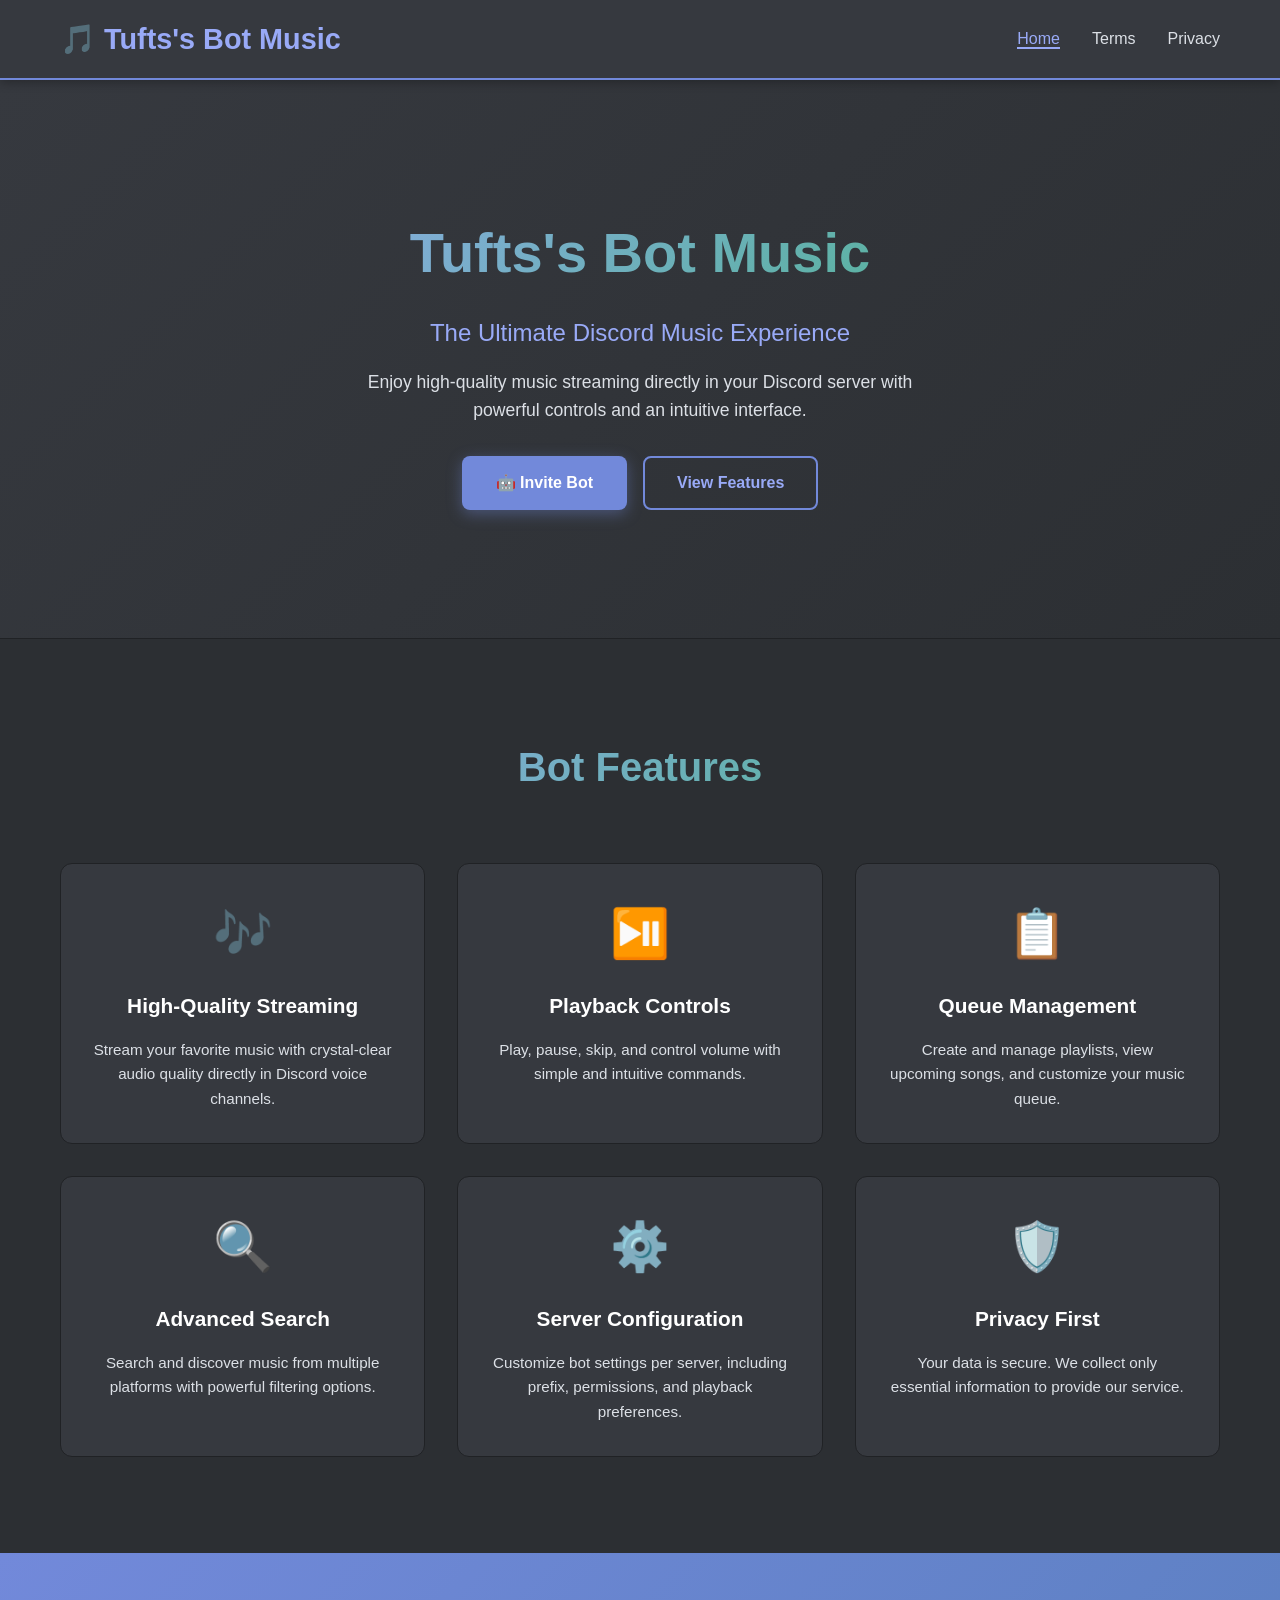
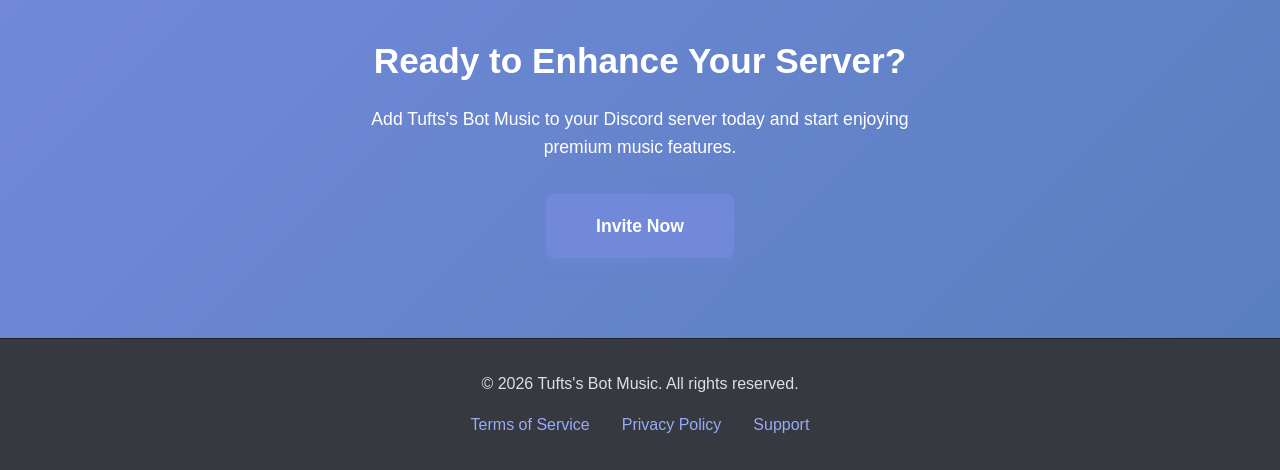
<file: index.html>
<!DOCTYPE html>
<html lang="en">
<head>
    <meta charset="UTF-8">
    <meta name="viewport" content="width=device-width, initial-scale=1.0">
    <title>Tufts's Bot Music - Discord Music Bot</title>
    <link rel="stylesheet" href="styles.css">
</head>
<body>
    <nav class="navbar">
        <div class="container">
            <div class="nav-brand">🎵 Tufts's Bot Music</div>
            <ul class="nav-links">
                <li><a href="index.html" class="active">Home</a></li>
                <li><a href="terms-and-services.html">Terms</a></li>
                <li><a href="privacy.html">Privacy</a></li>
            </ul>
        </div>
    </nav>

    <header class="hero">
        <div class="container">
            <h1>Tufts's Bot Music</h1>
            <p class="subtitle">The Ultimate Discord Music Experience</p>
            <p class="description">Enjoy high-quality music streaming directly in your Discord server with powerful controls and an intuitive interface.</p>
            <div class="hero-buttons">
                <a href="https://discord.com/oauth2/authorize?client_id=1475157517645643997&permissions=3230720&response_type=code&redirect_uri=https%3A%2F%2Fparlockgy.github.io%2FTuftsBotMusic%2F&integration_type=0&scope=bot+applications.commands" class="btn btn-primary">🤖 Invite Bot</a>
                <a href="#features" class="btn btn-secondary">View Features</a>
            </div>
        </div>
    </header>

    <section id="features" class="features">
        <div class="container">
            <h2>Bot Features</h2>
            <div class="features-grid">
                <div class="feature-card">
                    <div class="feature-icon">🎶</div>
                    <h3>High-Quality Streaming</h3>
                    <p>Stream your favorite music with crystal-clear audio quality directly in Discord voice channels.</p>
                </div>
                <div class="feature-card">
                    <div class="feature-icon">⏯️</div>
                    <h3>Playback Controls</h3>
                    <p>Play, pause, skip, and control volume with simple and intuitive commands.</p>
                </div>
                <div class="feature-card">
                    <div class="feature-icon">📋</div>
                    <h3>Queue Management</h3>
                    <p>Create and manage playlists, view upcoming songs, and customize your music queue.</p>
                </div>
                <div class="feature-card">
                    <div class="feature-icon">🔍</div>
                    <h3>Advanced Search</h3>
                    <p>Search and discover music from multiple platforms with powerful filtering options.</p>
                </div>
                <div class="feature-card">
                    <div class="feature-icon">⚙️</div>
                    <h3>Server Configuration</h3>
                    <p>Customize bot settings per server, including prefix, permissions, and playback preferences.</p>
                </div>
                <div class="feature-card">
                    <div class="feature-icon">🛡️</div>
                    <h3>Privacy First</h3>
                    <p>Your data is secure. We collect only essential information to provide our service.</p>
                </div>
            </div>
        </div>
    </section>

    <section class="cta-section">
        <div class="container">
            <h2>Ready to Enhance Your Server?</h2>
            <p>Add Tufts's Bot Music to your Discord server today and start enjoying premium music features.</p>
            <a href="https://discord.com/oauth2/authorize?client_id=1475157517645643997&permissions=3230720&response_type=code&redirect_uri=https%3A%2F%2Fparlockgy.github.io%2FTuftsBotMusic%2F&integration_type=0&scope=bot+applications.commands" class="btn btn-primary btn-large">Invite Now</a>
        </div>
    </section>

    <footer class="footer">
        <div class="container">
            <p>&copy; 2026 Tufts's Bot Music. All rights reserved.</p>
            <div class="footer-links">
                <a href="terms-and-services.html">Terms of Service</a>
                <a href="privacy.html">Privacy Policy</a>
                <a href="https://discord.gg/YOUR_SUPPORT_SERVER">Support</a>
            </div>
        </div>
    </footer>
</body>
</html>
</file>
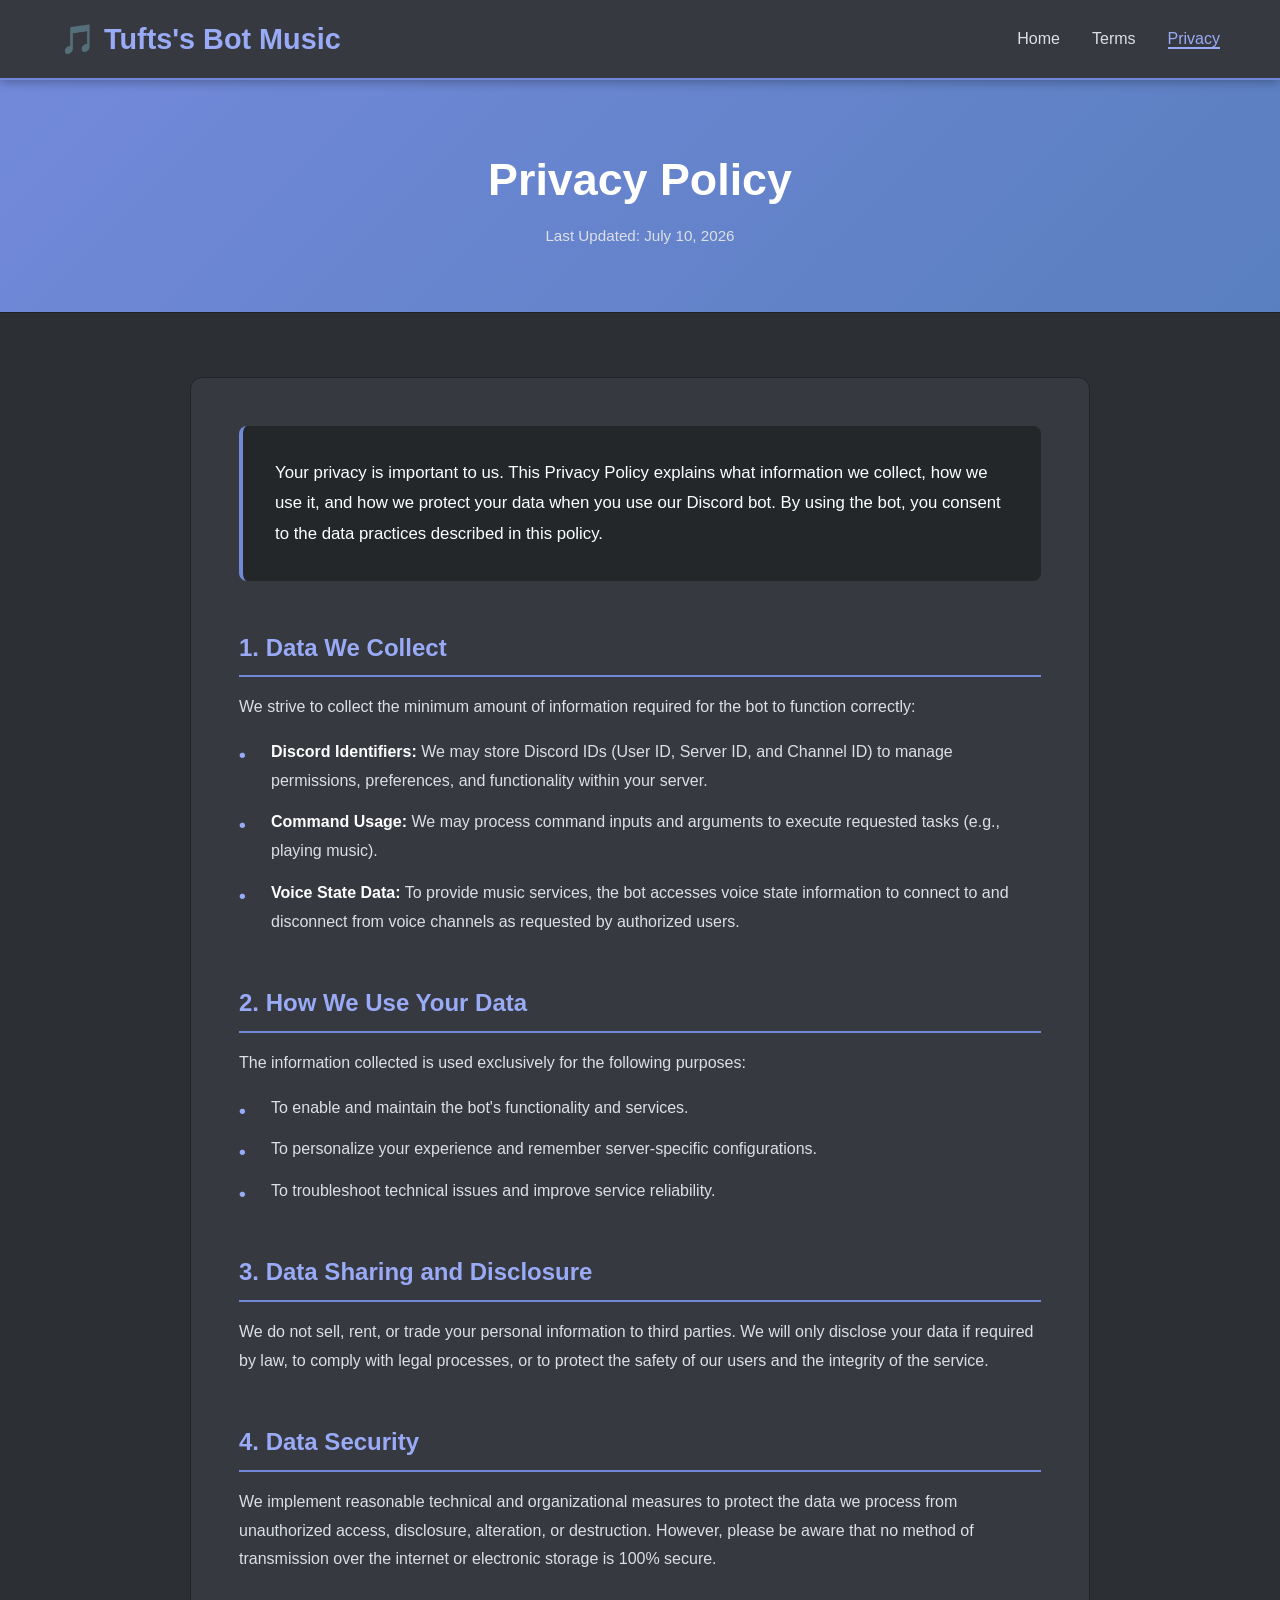
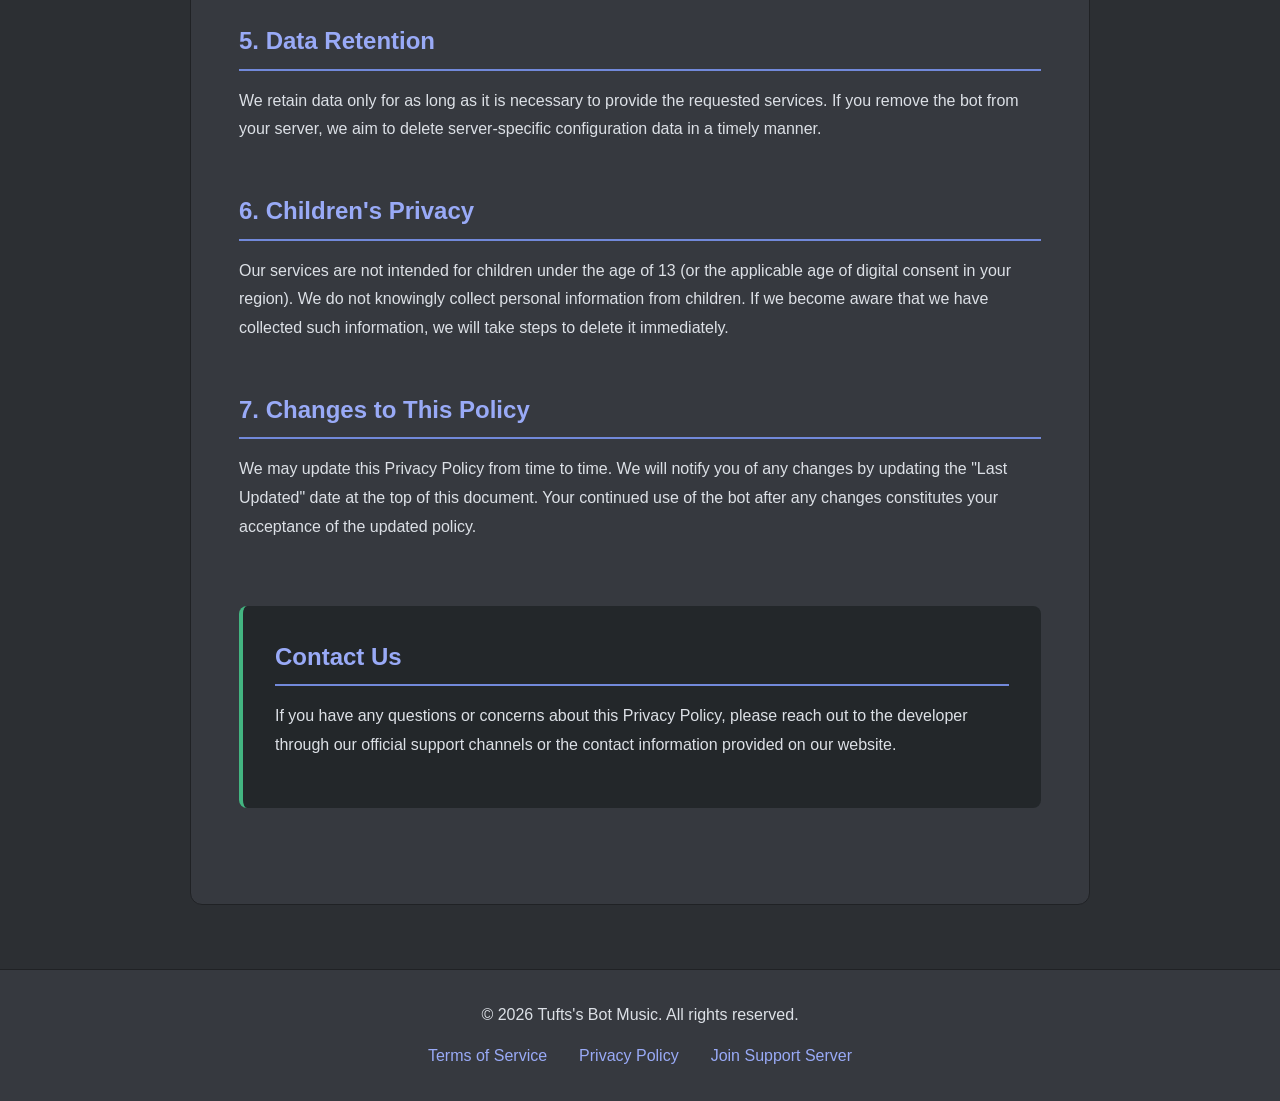
<file: privacy.html>
<!DOCTYPE html>
<html lang="en">
<head>
    <meta charset="UTF-8">
    <meta name="viewport" content="width=device-width, initial-scale=1.0">
    <title>Privacy Policy - Tufts's Bot Music</title>
    <link rel="stylesheet" href="styles.css">
    <link rel="stylesheet" href="policy-styles.css">
</head>
<body>
    <nav class="navbar">
        <div class="container">
            <div class="nav-brand">🎵 Tufts's Bot Music</div>
            <ul class="nav-links">
                <li><a href="index.html">Home</a></li>
                <li><a href="terms-and-services.html">Terms</a></li>
                <li><a href="privacy.html" class="active">Privacy</a></li>
            </ul>
        </div>
    </nav>

    <section class="policy-hero">
        <div class="container">
            <h1>Privacy Policy</h1>
            <p class="last-updated">Last Updated: July 10, 2026</p>
        </div>
    </section>

    <section class="policy-content">
        <div class="container">
            <div class="policy-body">
                <div class="policy-intro">
                    <p>Your privacy is important to us. This Privacy Policy explains what information we collect, how we use it, and how we protect your data when you use our Discord bot. By using the bot, you consent to the data practices described in this policy.</p>
                </div>

                <div class="policy-section">
                    <h2>1. Data We Collect</h2>
                    <p>We strive to collect the minimum amount of information required for the bot to function correctly:</p>
                    <ul class="policy-list">
                        <li><strong>Discord Identifiers:</strong> We may store Discord IDs (User ID, Server ID, and Channel ID) to manage permissions, preferences, and functionality within your server.</li>
                        <li><strong>Command Usage:</strong> We may process command inputs and arguments to execute requested tasks (e.g., playing music).</li>
                        <li><strong>Voice State Data:</strong> To provide music services, the bot accesses voice state information to connect to and disconnect from voice channels as requested by authorized users.</li>
                    </ul>
                </div>

                <div class="policy-section">
                    <h2>2. How We Use Your Data</h2>
                    <p>The information collected is used exclusively for the following purposes:</p>
                    <ul class="policy-list">
                        <li>To enable and maintain the bot's functionality and services.</li>
                        <li>To personalize your experience and remember server-specific configurations.</li>
                        <li>To troubleshoot technical issues and improve service reliability.</li>
                    </ul>
                </div>

                <div class="policy-section">
                    <h2>3. Data Sharing and Disclosure</h2>
                    <p>We do not sell, rent, or trade your personal information to third parties. We will only disclose your data if required by law, to comply with legal processes, or to protect the safety of our users and the integrity of the service.</p>
                </div>

                <div class="policy-section">
                    <h2>4. Data Security</h2>
                    <p>We implement reasonable technical and organizational measures to protect the data we process from unauthorized access, disclosure, alteration, or destruction. However, please be aware that no method of transmission over the internet or electronic storage is 100% secure.</p>
                </div>

                <div class="policy-section">
                    <h2>5. Data Retention</h2>
                    <p>We retain data only for as long as it is necessary to provide the requested services. If you remove the bot from your server, we aim to delete server-specific configuration data in a timely manner.</p>
                </div>

                <div class="policy-section">
                    <h2>6. Children's Privacy</h2>
                    <p>Our services are not intended for children under the age of 13 (or the applicable age of digital consent in your region). We do not knowingly collect personal information from children. If we become aware that we have collected such information, we will take steps to delete it immediately.</p>
                </div>

                <div class="policy-section">
                    <h2>7. Changes to This Policy</h2>
                    <p>We may update this Privacy Policy from time to time. We will notify you of any changes by updating the "Last Updated" date at the top of this document. Your continued use of the bot after any changes constitutes your acceptance of the updated policy.</p>
                </div>

                <div class="policy-section policy-contact">
                    <h2>Contact Us</h2>
                    <p>If you have any questions or concerns about this Privacy Policy, please reach out to the developer through our official support channels or the contact information provided on our website.</p>
                </div>
            </div>
        </div>
    </section>

    <footer class="footer">
        <div class="container">
            <p>&copy; 2026 Tufts's Bot Music. All rights reserved.</p>
            <div class="footer-links">
                <a href="terms-and-services.html">Terms of Service</a>
                <a href="privacy.html">Privacy Policy</a>
                <a href="https://discord.com/oauth2/authorize?client_id=1475157517645643997&permissions=37799936&scope=bot+identify+messages.read+voice+applications.commands">Join Support Server</a>
            </div>
        </div>
    </footer>
</body>
</html>
</file>
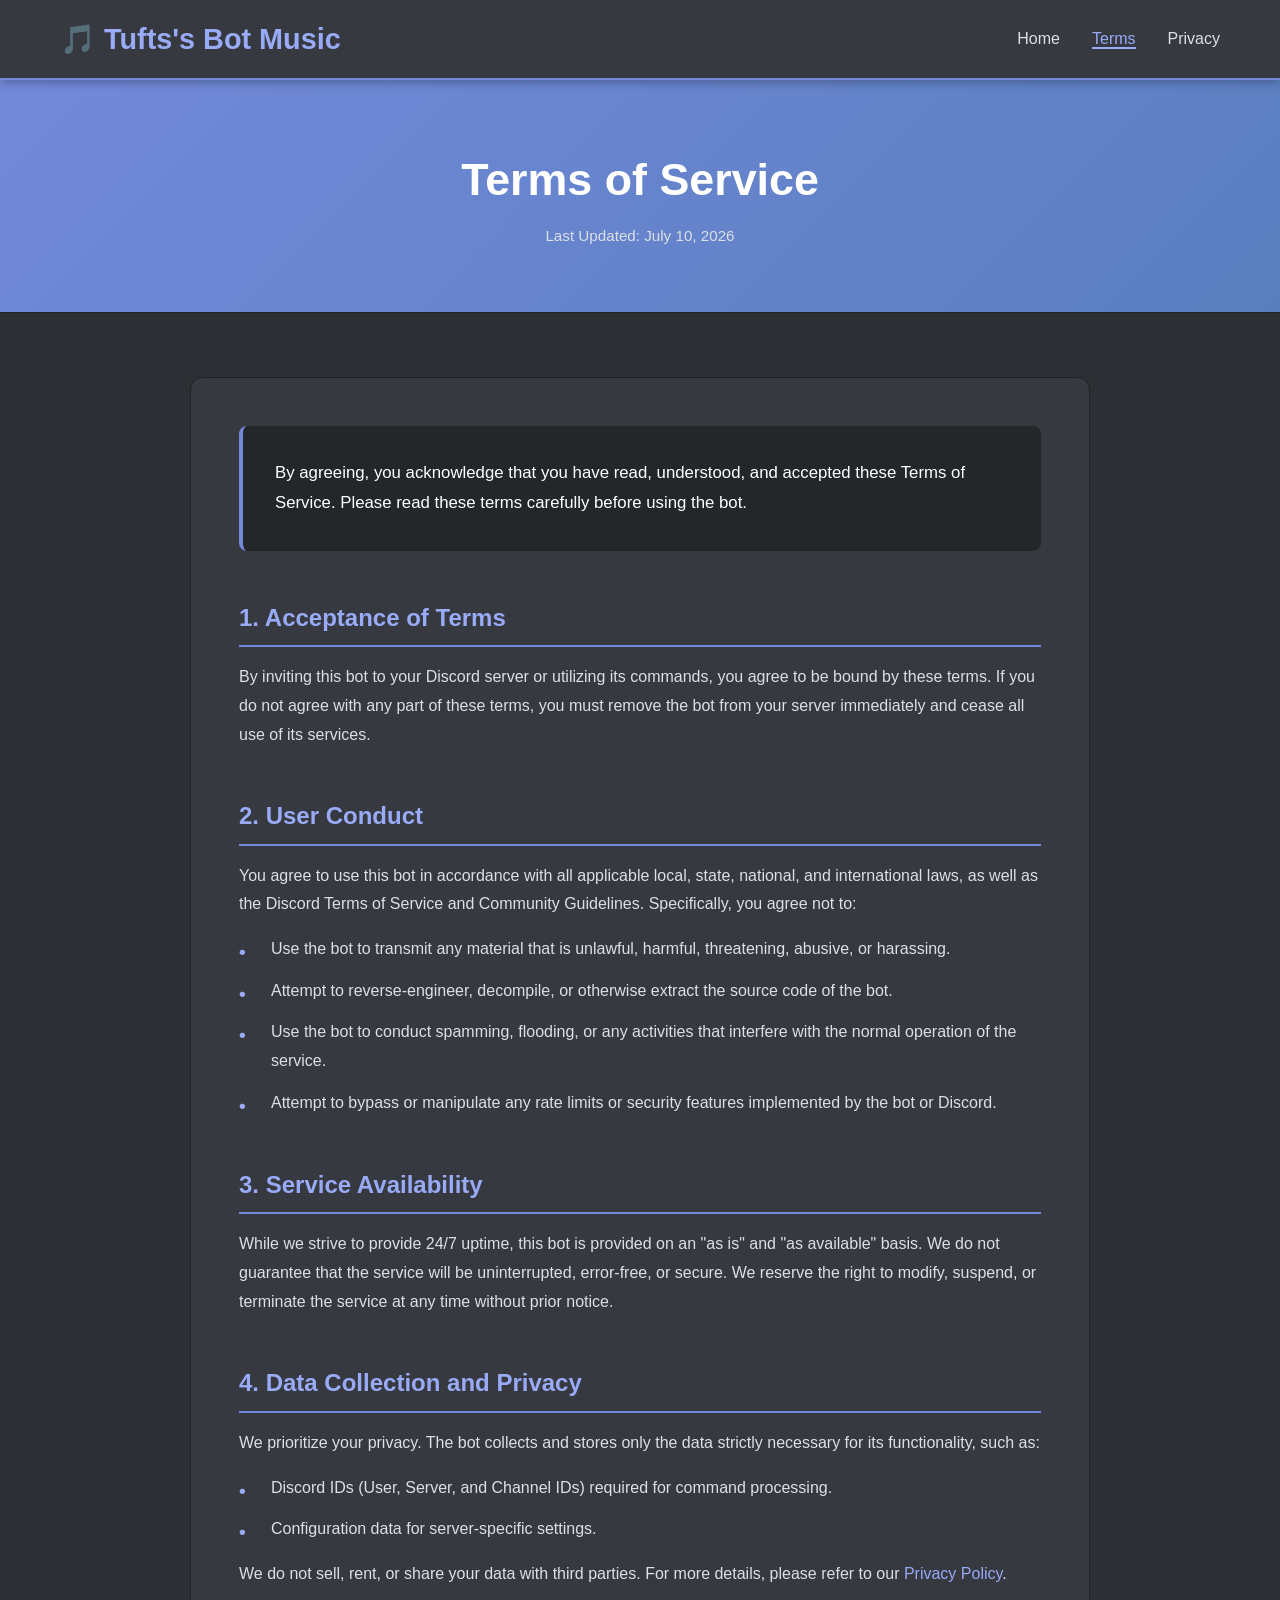
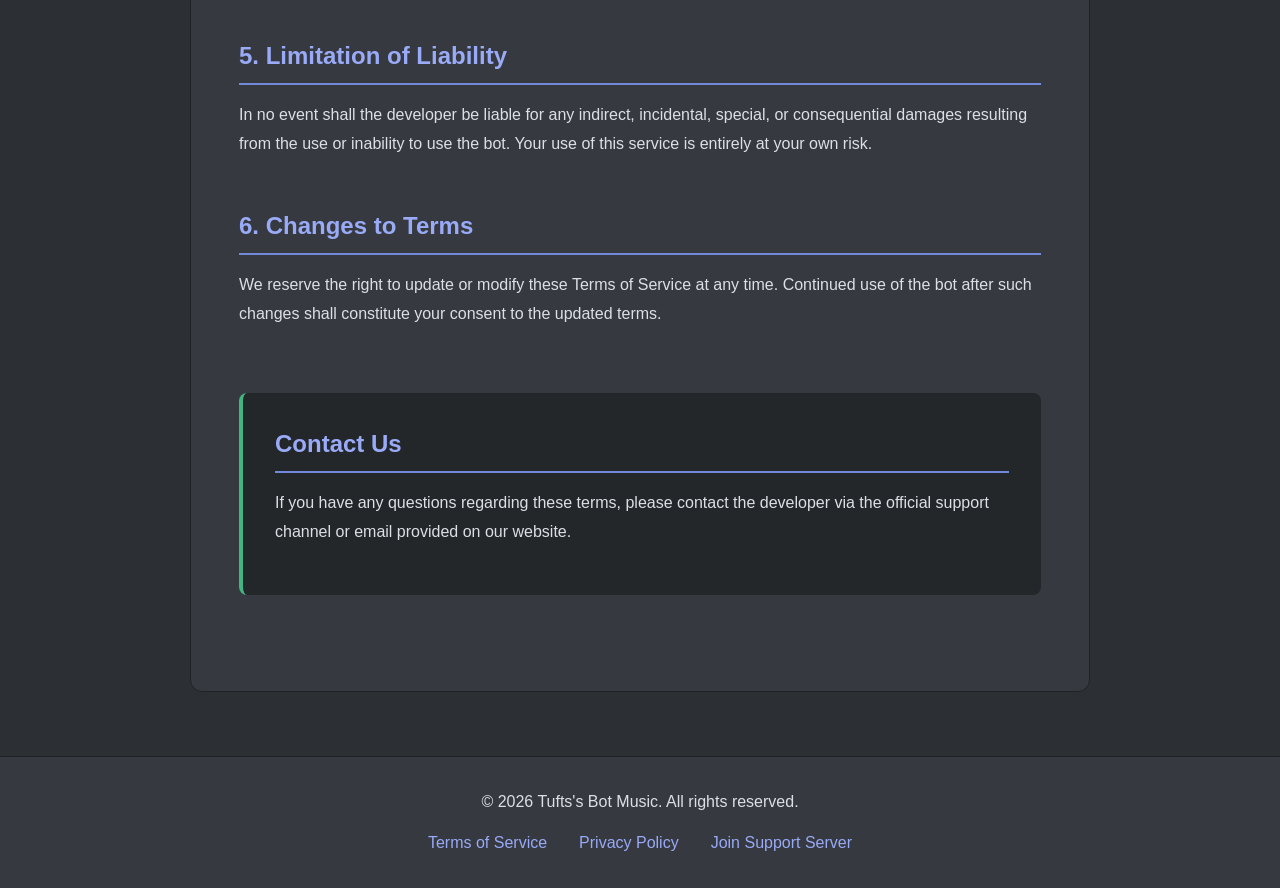
<file: terms-and-services.html>
<!DOCTYPE html>
<html lang="en">
<head>
    <meta charset="UTF-8">
    <meta name="viewport" content="width=device-width, initial-scale=1.0">
    <title>Terms of Service - Tufts's Bot Music</title>
    <link rel="stylesheet" href="styles.css">
    <link rel="stylesheet" href="policy-styles.css">
</head>
<body>
    <nav class="navbar">
        <div class="container">
            <div class="nav-brand">🎵 Tufts's Bot Music</div>
            <ul class="nav-links">
                <li><a href="index.html">Home</a></li>
                <li><a href="terms-and-services.html" class="active">Terms</a></li>
                <li><a href="privacy.html">Privacy</a></li>
            </ul>
        </div>
    </nav>

    <section class="policy-hero">
        <div class="container">
            <h1>Terms of Service</h1>
            <p class="last-updated">Last Updated: July 10, 2026</p>
        </div>
    </section>

    <section class="policy-content">
        <div class="container">
            <div class="policy-body">
                <div class="policy-intro">
                    <p>By agreeing, you acknowledge that you have read, understood, and accepted these Terms of Service. Please read these terms carefully before using the bot.</p>
                </div>

                <div class="policy-section">
                    <h2>1. Acceptance of Terms</h2>
                    <p>By inviting this bot to your Discord server or utilizing its commands, you agree to be bound by these terms. If you do not agree with any part of these terms, you must remove the bot from your server immediately and cease all use of its services.</p>
                </div>

                <div class="policy-section">
                    <h2>2. User Conduct</h2>
                    <p>You agree to use this bot in accordance with all applicable local, state, national, and international laws, as well as the Discord Terms of Service and Community Guidelines. Specifically, you agree not to:</p>
                    <ul class="policy-list">
                        <li>Use the bot to transmit any material that is unlawful, harmful, threatening, abusive, or harassing.</li>
                        <li>Attempt to reverse-engineer, decompile, or otherwise extract the source code of the bot.</li>
                        <li>Use the bot to conduct spamming, flooding, or any activities that interfere with the normal operation of the service.</li>
                        <li>Attempt to bypass or manipulate any rate limits or security features implemented by the bot or Discord.</li>
                    </ul>
                </div>

                <div class="policy-section">
                    <h2>3. Service Availability</h2>
                    <p>While we strive to provide 24/7 uptime, this bot is provided on an "as is" and "as available" basis. We do not guarantee that the service will be uninterrupted, error-free, or secure. We reserve the right to modify, suspend, or terminate the service at any time without prior notice.</p>
                </div>

                <div class="policy-section">
                    <h2>4. Data Collection and Privacy</h2>
                    <p>We prioritize your privacy. The bot collects and stores only the data strictly necessary for its functionality, such as:</p>
                    <ul class="policy-list">
                        <li>Discord IDs (User, Server, and Channel IDs) required for command processing.</li>
                        <li>Configuration data for server-specific settings.</li>
                    </ul>
                    <p>We do not sell, rent, or share your data with third parties. For more details, please refer to our <a href="privacy.html">Privacy Policy</a>.</p>
                </div>

                <div class="policy-section">
                    <h2>5. Limitation of Liability</h2>
                    <p>In no event shall the developer be liable for any indirect, incidental, special, or consequential damages resulting from the use or inability to use the bot. Your use of this service is entirely at your own risk.</p>
                </div>

                <div class="policy-section">
                    <h2>6. Changes to Terms</h2>
                    <p>We reserve the right to update or modify these Terms of Service at any time. Continued use of the bot after such changes shall constitute your consent to the updated terms.</p>
                </div>

                <div class="policy-section policy-contact">
                    <h2>Contact Us</h2>
                    <p>If you have any questions regarding these terms, please contact the developer via the official support channel or email provided on our website.</p>
                </div>
            </div>
        </div>
    </section>

    <footer class="footer">
        <div class="container">
            <p>&copy; 2026 Tufts's Bot Music. All rights reserved.</p>
            <div class="footer-links">
                <a href="terms-and-services.html">Terms of Service</a>
                <a href="privacy.html">Privacy Policy</a>
                <a href="https://discord.com/oauth2/authorize?client_id=1475157517645643997&permissions=37799936&scope=bot+identify+messages.read+voice+applications.commands">Join Support Server</a>
            </div>
        </div>
    </footer>
</body>
</html>
</file>
<file: styles.css>
* {
    margin: 0;
    padding: 0;
    box-sizing: border-box;
}

:root {
    --primary-color: #7289DA;
    --primary-dark: #5A7FBF;
    --primary-light: #99AAF7;
    --secondary-color: #43B581;
    --text-primary: #FFFFFF;
    --text-secondary: #DCE0E6;
    --bg-primary: #36393F;
    --bg-secondary: #2C2F33;
    --bg-tertiary: #23272A;
    --border-color: #202225;
    --accent: #FFD700;
}

body {
    font-family: -apple-system, BlinkMacSystemFont, 'Segoe UI', Roboto, Oxygen, Ubuntu, Cantarell, sans-serif;
    background-color: var(--bg-secondary);
    color: var(--text-secondary);
    line-height: 1.6;
}

.container {
    max-width: 1200px;
    margin: 0 auto;
    padding: 0 20px;
}

/* Navigation */
.navbar {
    background-color: var(--bg-primary);
    border-bottom: 2px solid var(--primary-color);
    position: sticky;
    top: 0;
    z-index: 100;
    box-shadow: 0 2px 10px rgba(0, 0, 0, 0.3);
}

.navbar .container {
    display: flex;
    justify-content: space-between;
    align-items: center;
    padding: 1rem 20px;
}

.nav-brand {
    font-size: 1.8rem;
    font-weight: bold;
    color: var(--primary-light);
    display: flex;
    align-items: center;
    gap: 0.5rem;
}

.nav-links {
    display: flex;
    list-style: none;
    gap: 2rem;
}

.nav-links a {
    color: var(--text-secondary);
    text-decoration: none;
    font-weight: 500;
    transition: all 0.3s ease;
    border-bottom: 2px solid transparent;
}

.nav-links a:hover,
.nav-links a.active {
    color: var(--primary-light);
    border-bottom-color: var(--primary-light);
}

/* Hero Section */
.hero {
    background: linear-gradient(135deg, var(--bg-primary) 0%, var(--bg-secondary) 100%);
    padding: 8rem 0;
    text-align: center;
    border-bottom: 1px solid var(--border-color);
}

.hero h1 {
    font-size: 3.5rem;
    color: var(--text-primary);
    margin-bottom: 1rem;
    background: linear-gradient(135deg, var(--primary-light), var(--secondary-color));
    -webkit-background-clip: text;
    -webkit-text-fill-color: transparent;
    background-clip: text;
}

.hero .subtitle {
    font-size: 1.5rem;
    color: var(--primary-light);
    margin-bottom: 1rem;
}

.hero .description {
    font-size: 1.1rem;
    color: var(--text-secondary);
    margin-bottom: 2rem;
    max-width: 600px;
    margin-left: auto;
    margin-right: auto;
}

.hero-buttons {
    display: flex;
    gap: 1rem;
    justify-content: center;
    flex-wrap: wrap;
}

/* Buttons */
.btn {
    padding: 0.75rem 2rem;
    border-radius: 0.5rem;
    text-decoration: none;
    font-weight: 600;
    transition: all 0.3s ease;
    border: 2px solid transparent;
    display: inline-block;
    cursor: pointer;
    font-size: 1rem;
}

.btn-primary {
    background-color: var(--primary-color);
    color: var(--text-primary);
    box-shadow: 0 4px 15px rgba(114, 137, 218, 0.4);
}

.btn-primary:hover {
    background-color: var(--primary-light);
    transform: translateY(-2px);
    box-shadow: 0 6px 20px rgba(114, 137, 218, 0.6);
}

.btn-secondary {
    background-color: transparent;
    color: var(--primary-light);
    border-color: var(--primary-color);
}

.btn-secondary:hover {
    background-color: var(--primary-color);
    color: var(--text-primary);
    transform: translateY(-2px);
}

.btn-large {
    padding: 1rem 3rem;
    font-size: 1.1rem;
}

/* Features Section */
.features {
    padding: 6rem 0;
    background-color: var(--bg-secondary);
}

.features h2 {
    font-size: 2.5rem;
    color: var(--text-primary);
    text-align: center;
    margin-bottom: 4rem;
    background: linear-gradient(135deg, var(--primary-light), var(--secondary-color));
    -webkit-background-clip: text;
    -webkit-text-fill-color: transparent;
    background-clip: text;
}

.features-grid {
    display: grid;
    grid-template-columns: repeat(auto-fit, minmax(300px, 1fr));
    gap: 2rem;
}

.feature-card {
    background-color: var(--bg-primary);
    padding: 2rem;
    border-radius: 0.75rem;
    border: 1px solid var(--border-color);
    transition: all 0.3s ease;
    text-align: center;
}

.feature-card:hover {
    border-color: var(--primary-color);
    box-shadow: 0 8px 25px rgba(114, 137, 218, 0.2);
    transform: translateY(-5px);
}

.feature-icon {
    font-size: 3rem;
    margin-bottom: 1rem;
}

.feature-card h3 {
    color: var(--text-primary);
    margin-bottom: 1rem;
    font-size: 1.3rem;
}

.feature-card p {
    color: var(--text-secondary);
    font-size: 0.95rem;
}

/* CTA Section */
.cta-section {
    background: linear-gradient(135deg, var(--primary-color) 0%, var(--primary-dark) 100%);
    padding: 5rem 0;
    text-align: center;
}

.cta-section h2 {
    color: var(--text-primary);
    font-size: 2.2rem;
    margin-bottom: 1rem;
}

.cta-section p {
    color: var(--text-primary);
    font-size: 1.1rem;
    margin-bottom: 2rem;
    max-width: 600px;
    margin-left: auto;
    margin-right: auto;
}

/* Footer */
.footer {
    background-color: var(--bg-primary);
    border-top: 1px solid var(--border-color);
    padding: 2rem 0;
    text-align: center;
}

.footer .container {
    display: flex;
    flex-direction: column;
    align-items: center;
    gap: 1rem;
}

.footer p {
    color: var(--text-secondary);
}

.footer-links {
    display: flex;
    gap: 2rem;
    justify-content: center;
    flex-wrap: wrap;
}

.footer-links a {
    color: var(--primary-light);
    text-decoration: none;
    transition: color 0.3s ease;
}

.footer-links a:hover {
    color: var(--secondary-color);
}

/* Responsive */
@media (max-width: 768px) {
    .nav-links {
        gap: 1rem;
        font-size: 0.9rem;
    }

    .hero h1 {
        font-size: 2.5rem;
    }

    .hero .subtitle {
        font-size: 1.2rem;
    }

    .hero-buttons {
        flex-direction: column;
        align-items: center;
    }

    .btn {
        width: 100%;
        max-width: 300px;
    }

    .features h2 {
        font-size: 2rem;
    }

    .features-grid {
        grid-template-columns: 1fr;
    }

    .cta-section h2 {
        font-size: 1.8rem;
    }

    .footer-links {
        gap: 1rem;
    }
}

@media (max-width: 480px) {
    .nav-brand {
        font-size: 1.3rem;
    }

    .nav-links {
        gap: 0.5rem;
    }

    .hero {
        padding: 4rem 0;
    }

    .hero h1 {
        font-size: 2rem;
    }

    .hero .description {
        font-size: 1rem;
    }

    .features {
        padding: 3rem 0;
    }

    .feature-icon {
        font-size: 2.5rem;
    }
}
</file>
<file: policy-styles.css>
/* Policy Page Styles */

.policy-hero {
    background: linear-gradient(135deg, var(--primary-color) 0%, var(--primary-dark) 100%);
    padding: 4rem 0;
    text-align: center;
    border-bottom: 1px solid var(--border-color);
}

.policy-hero h1 {
    font-size: 2.8rem;
    color: var(--text-primary);
    margin-bottom: 0.5rem;
}

.policy-hero .last-updated {
    color: var(--text-secondary);
    font-size: 0.95rem;
}

.policy-content {
    padding: 4rem 0;
    background-color: var(--bg-secondary);
}

.policy-body {
    max-width: 900px;
    margin: 0 auto;
    background-color: var(--bg-primary);
    padding: 3rem;
    border-radius: 0.75rem;
    border: 1px solid var(--border-color);
}

.policy-intro {
    background-color: var(--bg-tertiary);
    padding: 2rem;
    border-radius: 0.5rem;
    border-left: 4px solid var(--primary-color);
    margin-bottom: 3rem;
}

.policy-intro p {
    color: var(--text-primary);
    font-size: 1.05rem;
    line-height: 1.8;
}

.policy-section {
    margin-bottom: 3rem;
}

.policy-section h2 {
    color: var(--primary-light);
    font-size: 1.5rem;
    margin-bottom: 1rem;
    border-bottom: 2px solid var(--primary-color);
    padding-bottom: 0.5rem;
}

.policy-section p {
    color: var(--text-secondary);
    font-size: 1rem;
    line-height: 1.8;
    margin-bottom: 1rem;
}

.policy-section a {
    color: var(--primary-light);
    text-decoration: none;
    transition: color 0.3s ease;
}

.policy-section a:hover {
    color: var(--secondary-color);
    text-decoration: underline;
}

.policy-list {
    list-style: none;
    padding-left: 0;
    margin: 1rem 0;
}

.policy-list li {
    color: var(--text-secondary);
    padding-left: 2rem;
    margin-bottom: 0.8rem;
    position: relative;
    line-height: 1.8;
}

.policy-list li::before {
    content: "•";
    position: absolute;
    left: 0;
    color: var(--primary-light);
    font-weight: bold;
    font-size: 1.2rem;
}

.policy-section strong {
    color: var(--text-primary);
}

.policy-contact {
    background-color: var(--bg-tertiary);
    padding: 2rem;
    border-radius: 0.5rem;
    border-left: 4px solid var(--secondary-color);
    margin-top: 4rem;
}

/* Responsive */
@media (max-width: 768px) {
    .policy-hero h1 {
        font-size: 2rem;
    }

    .policy-body {
        padding: 2rem;
    }

    .policy-section h2 {
        font-size: 1.3rem;
    }

    .policy-list li {
        padding-left: 1.5rem;
    }
}

@media (max-width: 480px) {
    .policy-hero h1 {
        font-size: 1.5rem;
    }

    .policy-body {
        padding: 1.5rem;
    }

    .policy-intro {
        padding: 1.5rem;
    }

    .policy-section {
        margin-bottom: 2rem;
    }

    .policy-section h2 {
        font-size: 1.2rem;
    }

    .policy-section p {
        font-size: 0.95rem;
    }
}
</file>
